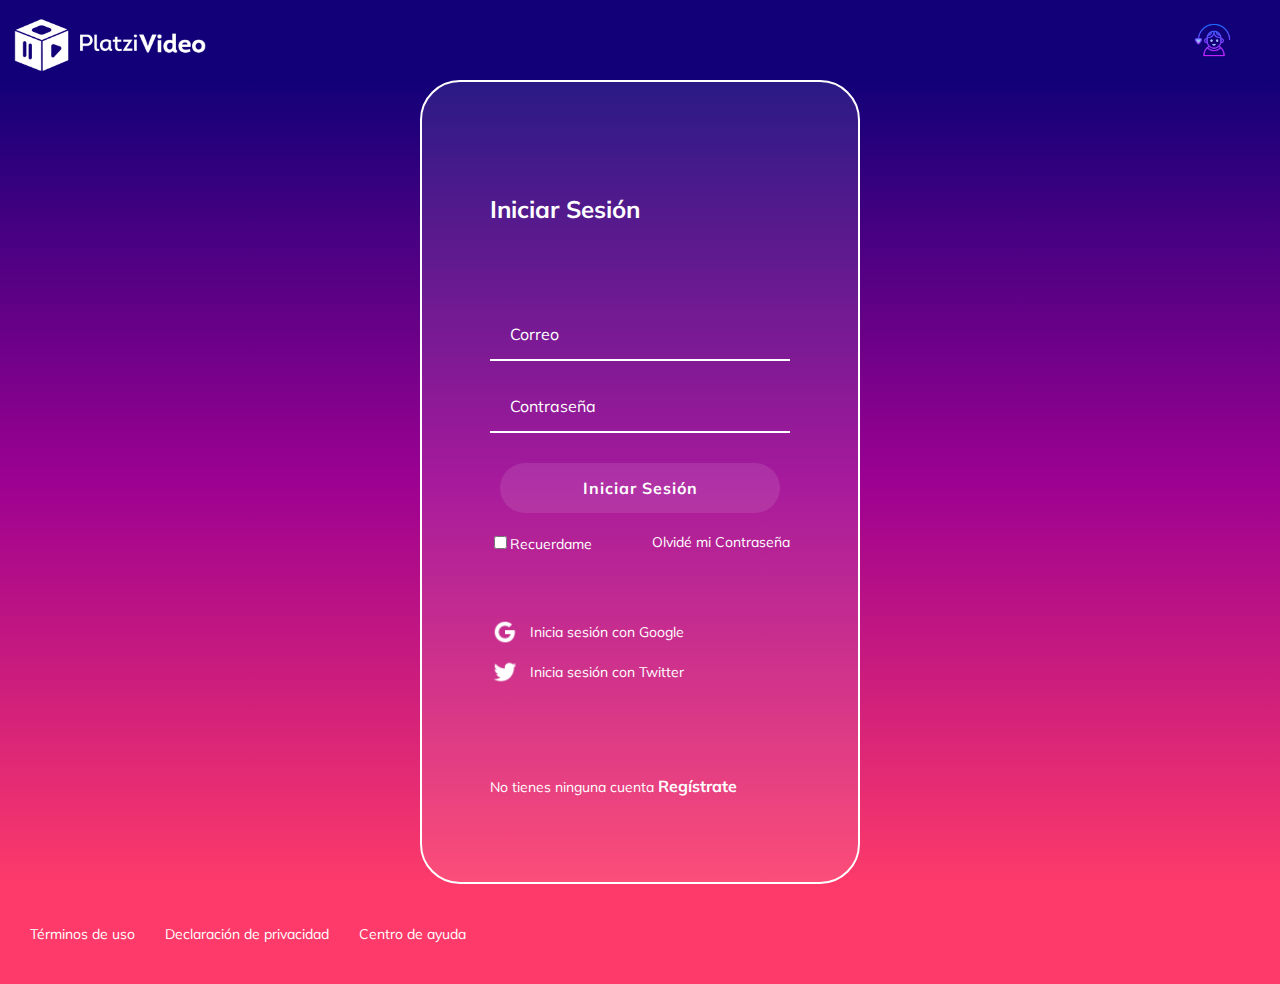
<file: iniciar-sesion.html>
<!DOCTYPE html>
<html lang="en">
<head>
    <meta charset="UTF-8">
    <meta name="viewport" content="width=device-width, initial-scale=1.0">
    <link rel="preconnect" href="https://fonts.gstatic.com">
    <link href="https://fonts.googleapis.com/css2?family=Mulish&display=swap" rel="stylesheet">
    <link rel="stylesheet" href="./styles.css">
    <title>Document</title>
</head>
<body>
    <header class="header">
        <img class="header__img" src="src/logo-video.png" alt="">
        <div class="header__menu">
            <div class="header__menu--profile">
                <img src="src/user.png" alt="User">
              
        </div>
    </header>
    <section class="login">
        <section class="login__container">
            <h2>Iniciar Sesión</h2>
            <form class="login__container--form">
                <input type="text" class="input-session" placeholder="Correo">
                <input type="password" class="input-session" placeholder="Contraseña">
                <button class="button">Iniciar Sesión</button>
                <div class="login__container--remember-me">
                    <label for="cbox1">
                        <input type="checkbox" id="cbox1" value="checkbox">Recuerdame
                    </label>
                    <a href="">Olvidé mi Contraseña</a>
                </div>
            </form>
            <section class="login__container--social-media">
                <div><img src="./src/google-icon.png" alt="Google">Inicia sesión con Google</div>
                <div><img src="./src/twitter-icon.png" alt="Twitter">Inicia sesión con Twitter</div>
            </section>
            <p class="login__container--register">No tienes ninguna cuenta <a href="/registro.html">Regístrate</a></p>
        </section>
    </section>
    <footer class="footer">
        <a href="">Términos de uso</a>
        <a href="">Declaración de privacidad</a>
        <a href="">Centro de ayuda</a>
    </footer>
</body>
</html>
</file>
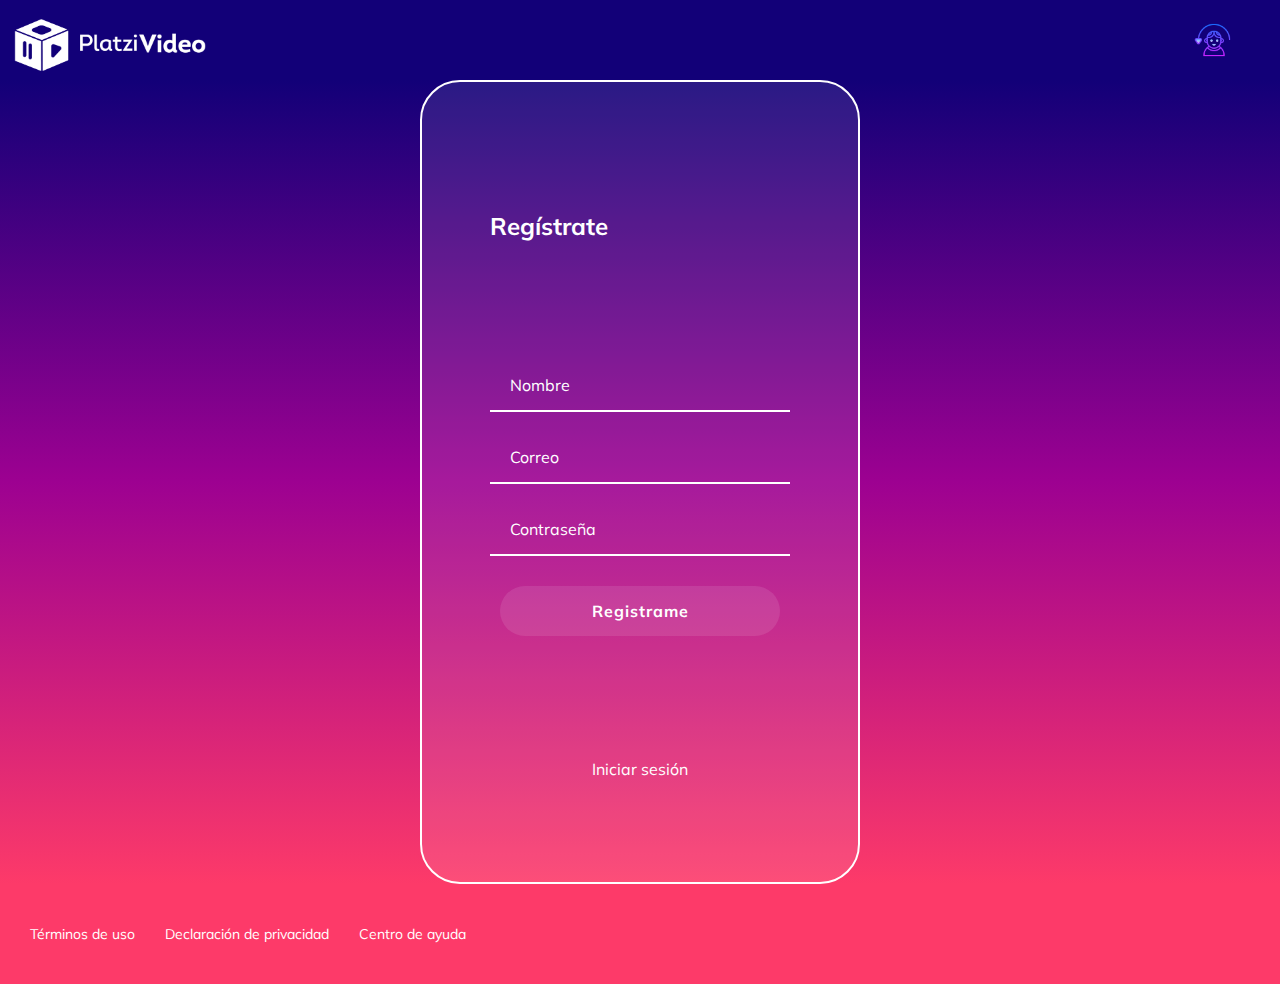
<file: registro.html>
<!DOCTYPE html>
<html lang="en">
<head>
    <meta charset="UTF-8">
    <meta name="viewport" content="width=device-width, initial-scale=1.0">
    <link rel="preconnect" href="https://fonts.gstatic.com">
    <link href="https://fonts.googleapis.com/css2?family=Mulish&display=swap" rel="stylesheet">
    <link rel="stylesheet" href="./styles.css">
    <title>Document</title>
</head>
<body>
    <header class="header">
        <img class="header__img" src="src/logo-video.png" alt="">
        <div class="header__menu">
            <div class="header__menu--profile">
                <img src="src/user.png" alt="User">
        </div>
    </header>
    <section class="login">
        <section class="login__container">
            <h2>Regístrate</h2>
            <form class="login__container--form">
                <input type="text" class="input-session" placeholder="Nombre">
                <input type="text" class="input-session" placeholder="Correo">
                <input type="password" class="input-session" placeholder="Contraseña">
                <button class="button">Registrame</button>
            </form>
            <p class="login__container--inicio"><a href="/iniciar-sesion.html">Iniciar sesión</a></p>
        </section>
    </section>
    <footer class="footer">
        <a href="">Términos de uso</a>
        <a href="">Declaración de privacidad</a>
        <a href="">Centro de ayuda</a>
    </footer>
</body>
</html>
</file>
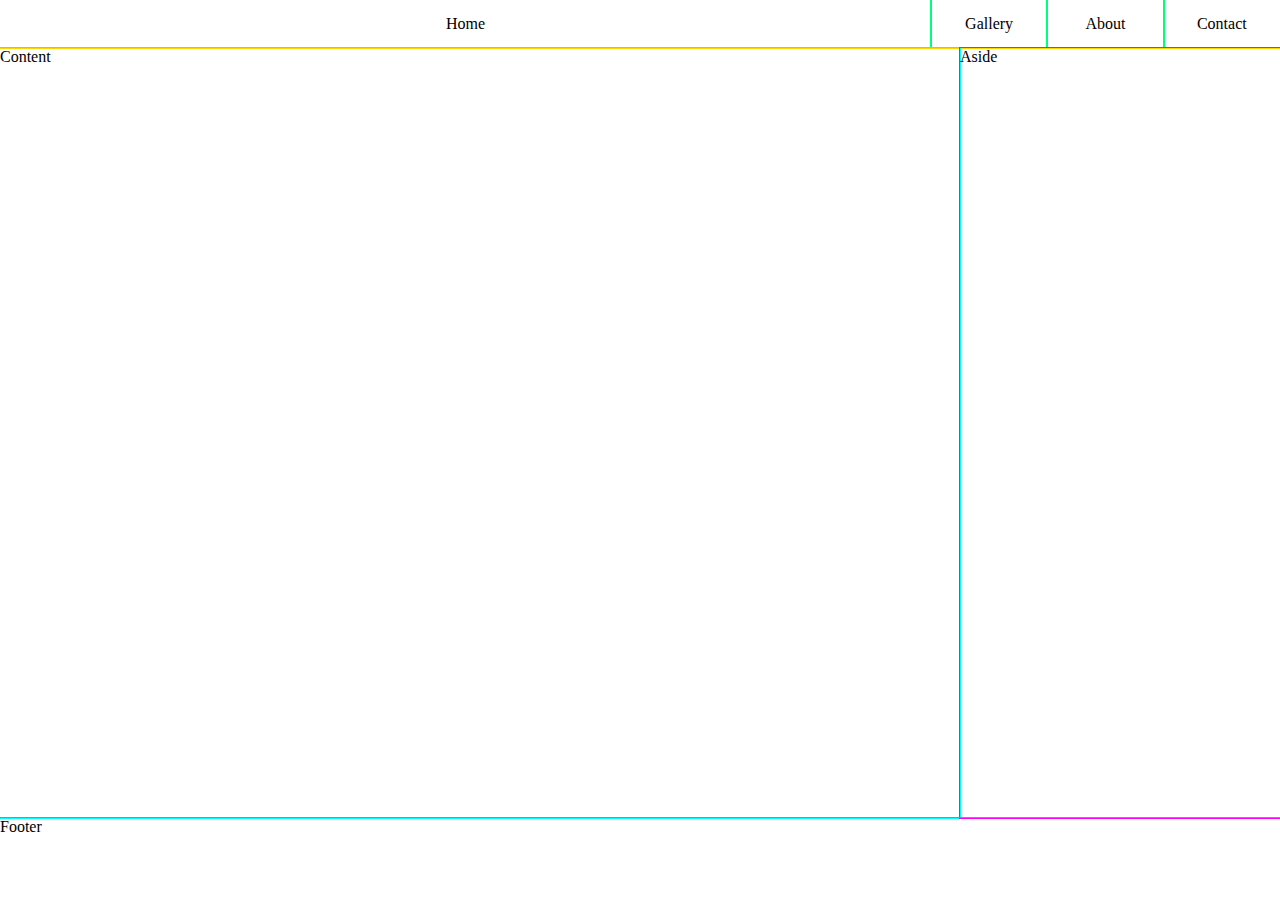
<file: flex-box/flex-box.html>
<!DOCTYPE html>
<html lang="en">
<head>
    <meta charset="UTF-8">
    <meta http-equiv="X-UA-Compatible" content="IE=edge">
    <meta name="viewport" content="width=device-width, initial-scale=1.0">
    <link rel="stylesheet" href="./flex-box.css">
    <title>Flex</title>
</head>
<body>
    <header class="header">
        <ul class="menu">
            <li class="menu-item">Home</li>
            <li class="menu-item">Gallery</li>
            <li class="menu-item">About</li>
            <li class="menu-item">Contact</li>
        </ul>
    </header>
    <section class="container">
        <section class="content">
            Content
        </section>
        <aside class="aside">
            Aside
        </aside>
    </section>
    <footer class="footer">
        Footer
    </footer>
</body>
</html>
</file>
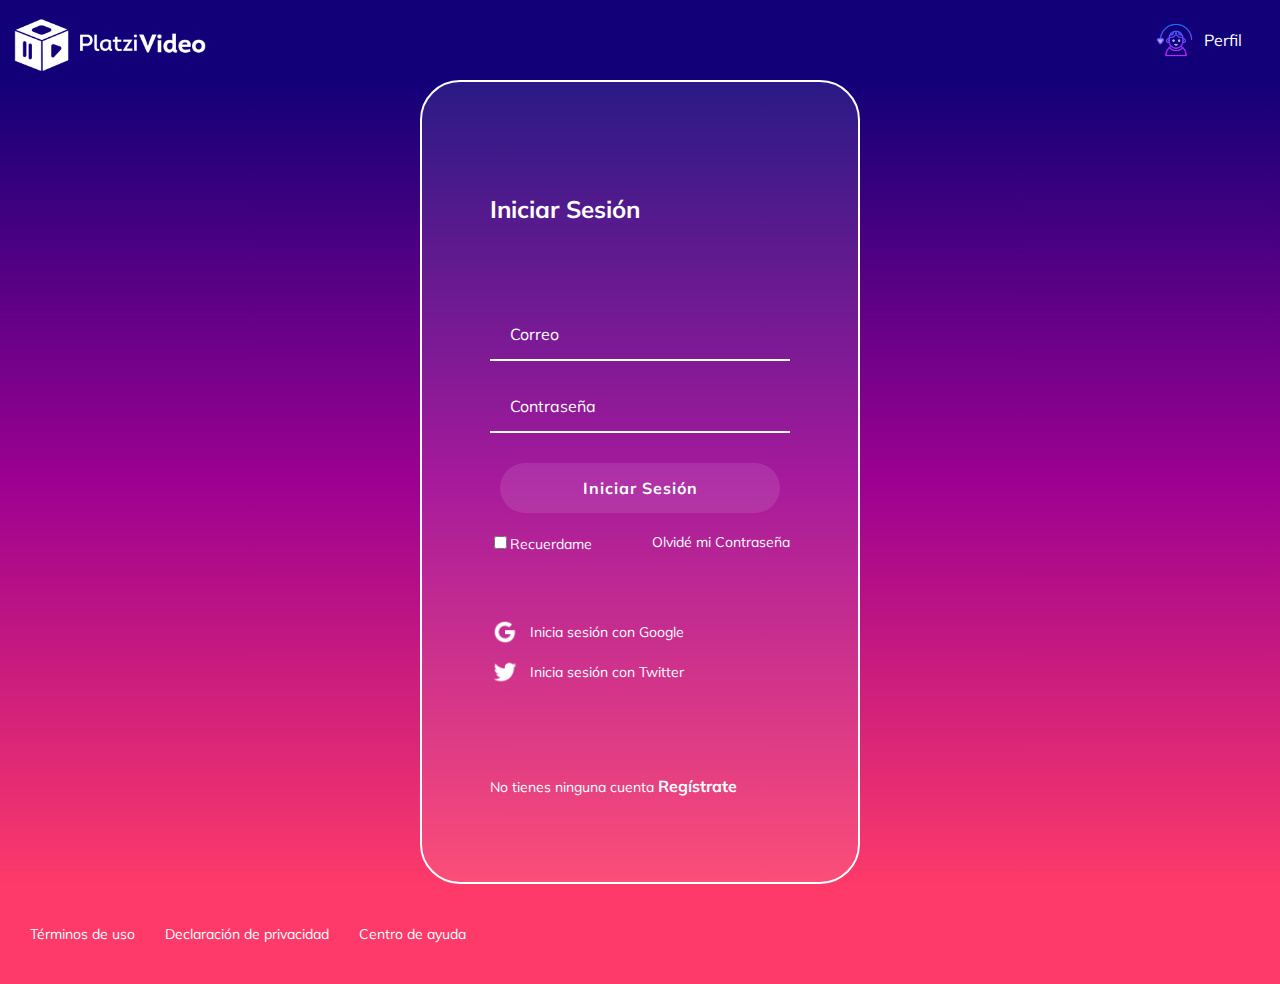
<file: iniciar-session/iniciar-sesion.html>
<!DOCTYPE html>
<html lang="en">
<head>
    <meta charset="UTF-8">
    <meta name="viewport" content="width=device-width, initial-scale=1.0">
    <link rel="preconnect" href="https://fonts.gstatic.com">
    <link href="https://fonts.googleapis.com/css2?family=Mulish&display=swap" rel="stylesheet">
    <link rel="stylesheet" href="./styles.css">
    <title>Document</title>
</head>
<body>
    <header class="header">
        <img tabindex="0" class="header__img" src="../src/logo-video.png" alt="Platzi video">
        <div class="header__menu">
            <div class="header__menu--profile">
                <img src="../src/user.png" alt="User">
              <p>Perfil</p>
        </div>
        <ul>
            <li><a href="/">Cuenta</a></li>
            <li><a href="/">Cerrar Sesión</a></li>
        </ul>
    </header>
    <section class="login">
        <section class="login__container">
            <h2 tabindex="0">Iniciar Sesión</h2>
            <form class="login__container--form">
                <input aria-label="Correo" type="text" class="input-session" placeholder="Correo">
                <input aria-label="Contraseña" type="password" class="input-session" placeholder="Contraseña">
                <button class="button">Iniciar Sesión</button>
                <div class="login__container--remember-me">
                    <label for="cbox1">
                        <input type="checkbox" id="cbox1" value="checkbox">Recuerdame
                    </label>
                    <a href="">Olvidé mi Contraseña</a>
                </div>
            </form>
            <section class="login__container--social-media">
                <div><img src="../src/google-icon.png" alt="Google">Inicia sesión con Google</div>
                <div><img src="../src/twitter-icon.png" alt="Twitter">Inicia sesión con Twitter</div>
            </section>
            <p class="login__container--register">No tienes ninguna cuenta <a href="/registro.html">Regístrate</a></p>
        </section>
    </section>
    <footer class="footer">
        <a href="">Términos de uso</a>
        <a href="">Declaración de privacidad</a>
        <a href="">Centro de ayuda</a>
    </footer>
</body>
</html>
</file>
<file: styles.css>
body{
    margin: 0;
    font-family: 'Mulish', sans-serif;
}
.header{
    background-color: #120078;
    width: 100%;
    height: 80px;
    display: flex;
    justify-content: space-between;
    align-items: center;
}
.header__img{
    width: 200px;
    margin-top: 10px;
    margin-left: 10px;
}
.header__menu{
    margin-right: 30px;
}
.header__menu ul{
    display: none;
    list-style: none;
    padding: 0;
    position: absolute;
    width: 100px;
    text-align: right;
    margin: 0;
}
.header__menu:hover ul, ul:hover{
    display: block;
}
.header__menu li{
    margin: 10px 0;
}
.header__menu li a{
    color: white;
    text-decoration: none;
}
.header__menu li a:hover{
    text-decoration: underline;
}
.header__menu--profile{
    margin-right: 8px;
    display: flex;
    align-items: center;
}
.header__menu--profile img{
    margin-right: 8px;
    width: 40px;
}
.header__menu--profile p{
    margin: 0;
    color: white;
}
.main{
    background: linear-gradient(#120078, #9d0191);
    height: 300px;
    margin: 0 auto 0 auto;
    display: flex;
    align-items: center;
    flex-direction: column;
}
.main__title{
    color: white;
    font-size: 25px;
    margin-top: 0;
    padding-top: 20px;
}
.categories__title{
    color: white;
    font-size: 16px;
    position: absolute;
    padding-left: 30px;
    width: 100%;
}
.input{
    background-color: rgba(255, 255, 255, 0.1);
    border: 2px solid white;
    border-radius: 25px;
    color: white;
    font-family: 'Mulish', sans-serif;
    font-size: 16px;
    height: 50px;
    padding: 0 20px;
    width: 70%;
    outline: none;
}
::placeholder{
    color: white;
}
.login{
    background: linear-gradient(#120078, #9d0191, #fd3a69);
    display: flex;
    align-items: center;
    justify-content: center;
    flex-direction: column;
    padding: 0 30px;
    min-height: calc(100vh - 200px);
}
.login__container{
    background-color: rgba(255, 255, 255, 0.1);
    border: 2px solid white;
    border-radius: 40px;
    color:white;
    padding: 60px 68px 40px;
    min-height: 700px;
    width: 300px;
    display: flex;
    justify-content: space-around;
    flex-direction: column;
}
.login__container--form{
    display: flex;
    flex-direction: column;
}
.login__container--form label{
    font-size: 14px;
}
.login__container--remember-me{
    color: white;
    display: flex;
    justify-content: space-between;
    margin-top: 10px;
}
.login__container--remember-me a{
    color: white;
    font-size: 14px;
    text-decoration: none;
}
.login__container--remember-me a:hover{
    text-decoration: underline;
}
.login__container--social-media > div{
    display: flex;
    align-items: center;
    font-size: 14px;
    margin-bottom: 10px;
}
.login__container--social-media > div > img{
    width: 30px;
    margin-right: 10px;
}
.login__container--register{
    font-size: 14px;
}
.login__container--register a{
    color: white;
    font-weight: bold;
    font-size: 16px;
    text-decoration: none;
}
.login__container--register a:hover{
    text-decoration: underline;
}
.input-session{
    background-color: transparent;
    border-left: 0;
    border-right: 0;
    border-top: 0;
    border-bottom: 2px solid white;
    font-size: 16px;
    font-family: 'Mulish', sans-serif;
    margin-bottom: 20px;
    padding: 0 20px;
    outline: none;
    height: 50px;
}
::placeholder{
    color: white;
}
.button{
    background-color: rgba(255, 255, 255, 0.1);
    border: none;
    border-radius: 25px;
    color: white;
    cursor: pointer;
    font-size: 16px;
    font-weight: bold;
    font-family: 'Mulish', sans-serif;
    height: 50px;
    letter-spacing: 1px;
    margin: 10px 10px;
}
.button:hover{
    background-color: rgba(255, 255, 255, 0.3);
}
.login__container--inicio{
    font-size: 14px;
    display: flex;
    justify-content: center;
}
.login__container--inicio a{
    color: white;
    font-size: 16px;
    text-decoration: none;
}
.login__container--inicio a:hover{
    text-decoration: underline;
}
body{
    margin: 0;
}
.carousel{
    background: linear-gradient(#9d0191, #fd3a69);
    width: 100%;
    overflow: scroll;
    padding: 30px;
    position: relative;
}
.carousel__container{
    white-space: nowrap;
    margin: 70px 0;
    padding-bottom: 10px;
}
.carousel-item{
    background-color: salmon;
    width: 200px;
    height: 250px;
    border-radius: 20px;
    overflow: hidden;
    margin-right: 10px;
    display: inline-block;
    cursor: pointer;
    transition: 450ms all;
    transform-origin: center left;
    position: relative;
}
.carousel-item:hover ~ .carousel-item{
    transform: translate3d(100px, 0, 0);
}
.carousel__container:hover .carousel-item{
    opacity: 0.3;
}
.carousel__container:hover .carousel-item:hover{
    transform: scale(1.5);
    opacity: 1;
}
.carousel-item__img{
    width: 200px;
    height: 250px;
    object-fit: cover;
}
.carousel-item__details{
    background: linear-gradient(to top, rgba(0, 0, 0, 0.9) 0%, rgba(0, 0, 0, 0) 100%);
    font-size: 10px;
    opacity: 0;
    transition: 450ms opacity;
    padding: 10px;
    position: absolute;
    top: 0;
    left: 0;
    right: 0;
    bottom: 0;
}
.carousel-item__details:hover{
    opacity: 1;
}
.footer{
    background-color: #fd3a69;
    display: flex;
    align-items: center;
    height: 100px;
    width: 100%;
}
.footer a{
    color:white;
    cursor: pointer;
    font-size: 14px;
    padding-left: 30px;
    text-decoration: none;
}
.footer a:hover{
    text-decoration: underline;
}
@media only screen and (max-width: 600px){
    .login__container{
        background-color: transparent;
        border: none;
        padding: 0;
        width: 100%;
    }
    .footer{
        align-items: flex-start;
        flex-direction: column;
    }
}
</file>
<file: flex-box/flex-box.css>
*{
    margin: 0;
    padding: 0;
    box-sizing: border-box;
}
body{
    display: flex;
    height: 100vh;
    flex-flow: column;
    font-size: 16px;
}
.header{
    outline: 1px solid gold;
    height: 3rem;
}
.menu{
    display: flex;
}
.menu-item{
    list-style: none;
    flex: 1;
    outline: 1px solid springgreen;
    line-height: 3rem;
    text-align: center;
    transition: flex .5s;
}
.menu-item:hover{
    flex: 8;
}
.container{
    display: flex;
    height: inherit;
}
.content{
    outline: 1px solid cyan;
    flex: 1;
}
.aside{
    outline: 1px solid magenta;
    flex: 0 0 25%;
}
.footer{
    outline: 1px solid tomato;
    height: 6rem;
    margin-top: auto;
}
</file>
<file: iniciar-session/styles.css>
body {
  margin: 0;
  font-family: "Mulish", sans-serif;
}

.header {
  display: flex;
  align-items: center;
  background-color: #120078;
  width: 100%;
  height: 80px;
  justify-content: space-between;
}

.header__img {
  width: 200px;
  margin-top: 10px;
  margin-left: 10px;
}

.header__menu {
  margin-right: 30px;
}

.header__menu ul {
  display: none;
  list-style: none;
  padding: 0;
  position: absolute;
  width: 100px;
  text-align: right;
  margin: 0;
}

.header__menu:hover ul, ul:hover {
  display: block;
}

.header__menu li {
  margin: 10px 0;
}

.header__menu li a {
  color: white;
  text-decoration: none;
}

.header__menu li a:hover {
  text-decoration: underline;
}

.header__menu--profile {
  margin-right: 8px;
  display: flex;
  align-items: center;
}

.header__menu--profile img {
  margin-right: 8px;
  width: 40px;
}

.header__menu--profile p {
  margin: 0;
  color: white;
}

.main {
  background: linear-gradient(#120078, #9d0191);
  height: 300px;
  margin: 0 auto 0 auto;
  display: flex;
  align-items: center;
  flex-direction: column;
}

.main__title {
  color: white;
  font-size: 25px;
  margin-top: 0;
  padding-top: 20px;
}

.categories__title {
  color: white;
  font-size: 16px;
  position: absolute;
  padding-left: 30px;
  width: 100%;
}

.input {
  background-color: rgba(255, 255, 255, 0.1);
  border: 2px solid white;
  border-radius: 25px;
  color: white;
  font-family: "Mulish", sans-serif;
  font-size: 16px;
  height: 50px;
  padding: 0 20px;
  width: 70%;
  outline: none;
}

::placeholder {
  color: white;
}

.login {
  background: linear-gradient(#120078, #9d0191, #fd3a69);
  display: flex;
  align-items: center;
  justify-content: center;
  flex-direction: column;
  padding: 0 30px;
  min-height: calc(100vh - 200px);
}

.login__container {
  background-color: rgba(255, 255, 255, 0.1);
  border: 2px solid white;
  border-radius: 40px;
  color: white;
  padding: 60px 68px 40px;
  min-height: 700px;
  width: 300px;
  display: flex;
  justify-content: space-around;
  flex-direction: column;
}

.login__container--form {
  display: flex;
  flex-direction: column;
}

.login__container--form label {
  font-size: 14px;
}

.login__container--remember-me {
  color: white;
  display: flex;
  justify-content: space-between;
  margin-top: 10px;
}

.login__container--remember-me a {
  color: white;
  font-size: 14px;
  text-decoration: none;
}

.login__container--remember-me a:hover {
  text-decoration: underline;
}

.login__container--social-media > div {
  display: flex;
  align-items: center;
  font-size: 14px;
  margin-bottom: 10px;
}

.login__container--social-media > div > img {
  width: 30px;
  margin-right: 10px;
}

.login__container--register {
  font-size: 14px;
}

.login__container--register a {
  color: white;
  font-weight: bold;
  font-size: 16px;
  text-decoration: none;
}

.login__container--register a:hover {
  text-decoration: underline;
}

.input-session {
  background-color: transparent;
  border-left: 0;
  border-right: 0;
  border-top: 0;
  border-bottom: 2px solid white;
  font-size: 16px;
  font-family: "Mulish", sans-serif;
  margin-bottom: 20px;
  padding: 0 20px;
  outline: none;
  height: 50px;
}

::placeholder {
  color: white;
}

.button {
  background-color: rgba(255, 255, 255, 0.1);
  border: none;
  border-radius: 25px;
  color: white;
  cursor: pointer;
  font-size: 16px;
  font-weight: bold;
  font-family: "Mulish", sans-serif;
  height: 50px;
  letter-spacing: 1px;
  margin: 10px 10px;
}

.button:hover {
  background-color: rgba(255, 255, 255, 0.3);
}

.login__container--inicio {
  font-size: 14px;
  display: flex;
  justify-content: center;
}

.login__container--inicio a {
  color: white;
  font-size: 16px;
  text-decoration: none;
}

.login__container--inicio a:hover {
  text-decoration: underline;
}

body {
  margin: 0;
}

.carousel {
  background: linear-gradient(#9d0191, #fd3a69);
  width: 100%;
  overflow: scroll;
  padding: 30px;
  position: relative;
}

.carousel__container {
  white-space: nowrap;
  margin: 70px 0;
  padding-bottom: 10px;
}

.carousel-item {
  background-color: salmon;
  width: 200px;
  height: 250px;
  border-radius: 20px;
  overflow: hidden;
  margin-right: 10px;
  display: inline-block;
  cursor: pointer;
  transition: 450ms all;
  transform-origin: center left;
  position: relative;
}

.carousel-item:hover ~ .carousel-item {
  transform: translate3d(100px, 0, 0);
}

.carousel__container:hover .carousel-item {
  opacity: 0.3;
}

.carousel__container:hover .carousel-item:hover {
  transform: scale(1.5);
  opacity: 1;
}

.carousel-item__img {
  width: 200px;
  height: 250px;
  object-fit: cover;
}

.carousel-item__details {
  background: linear-gradient(to top, rgba(0, 0, 0, 0.9) 0%, rgba(0, 0, 0, 0) 100%);
  font-size: 10px;
  opacity: 0;
  transition: 450ms opacity;
  padding: 10px;
  position: absolute;
  top: 0;
  left: 0;
  right: 0;
  bottom: 0;
}

.carousel-item__details:hover {
  opacity: 1;
}

.error {
  width: 100%;
}

.box {
  width: 100%;
  height: 100%;
  float: left;
  background: linear-gradient(#9d0191, #fd3a69);
  overflow: hidden;
}

.text {
  text-align: center;
  margin: 14%;
  color: #fff;
  font-size: 5em;
  text-transform: uppercase;
}

.animated {
  animation-duration: 2.5s;
  animation-fill-mode: both;
  animation-iteration-count: infinite;
}

@keyframes pulse {
  0% {
    transform: scale(1);
  }
  50% {
    transform: scale(1.1);
  }
  100% {
    transform: scale(1);
  }
}
.pulse {
  animation-name: pulse;
  animation-duration: 1s;
}

.footer {
  background-color: #fd3a69;
  display: flex;
  align-items: center;
  height: 100px;
  width: 100%;
}

.footer a {
  color: white;
  cursor: pointer;
  font-size: 14px;
  padding-left: 30px;
  text-decoration: none;
}

.footer a:hover {
  text-decoration: underline;
}

@media only screen and (max-width: 600px) {
  .login__container {
    background-color: transparent;
    border: none;
    padding: 0;
    width: 100%;
  }

  .footer {
    align-items: flex-start;
    flex-direction: column;
  }
}
</file>
